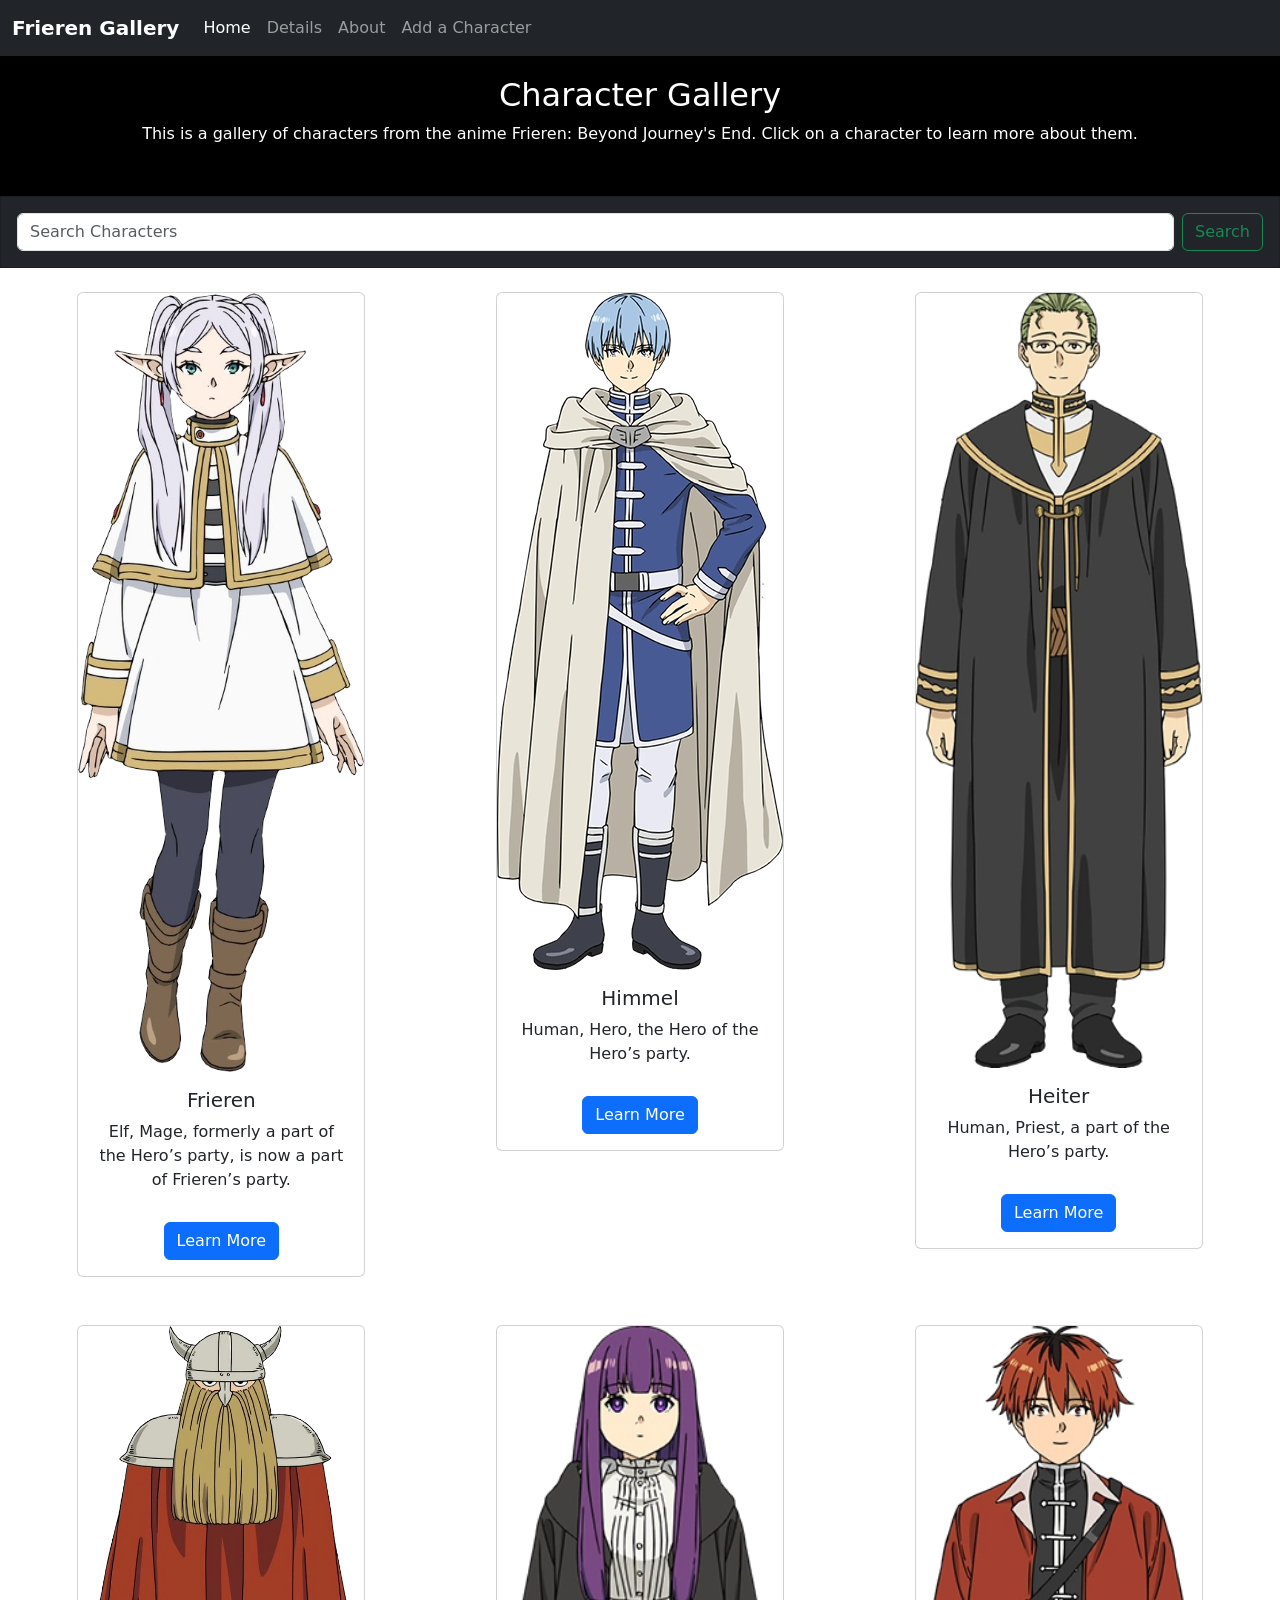
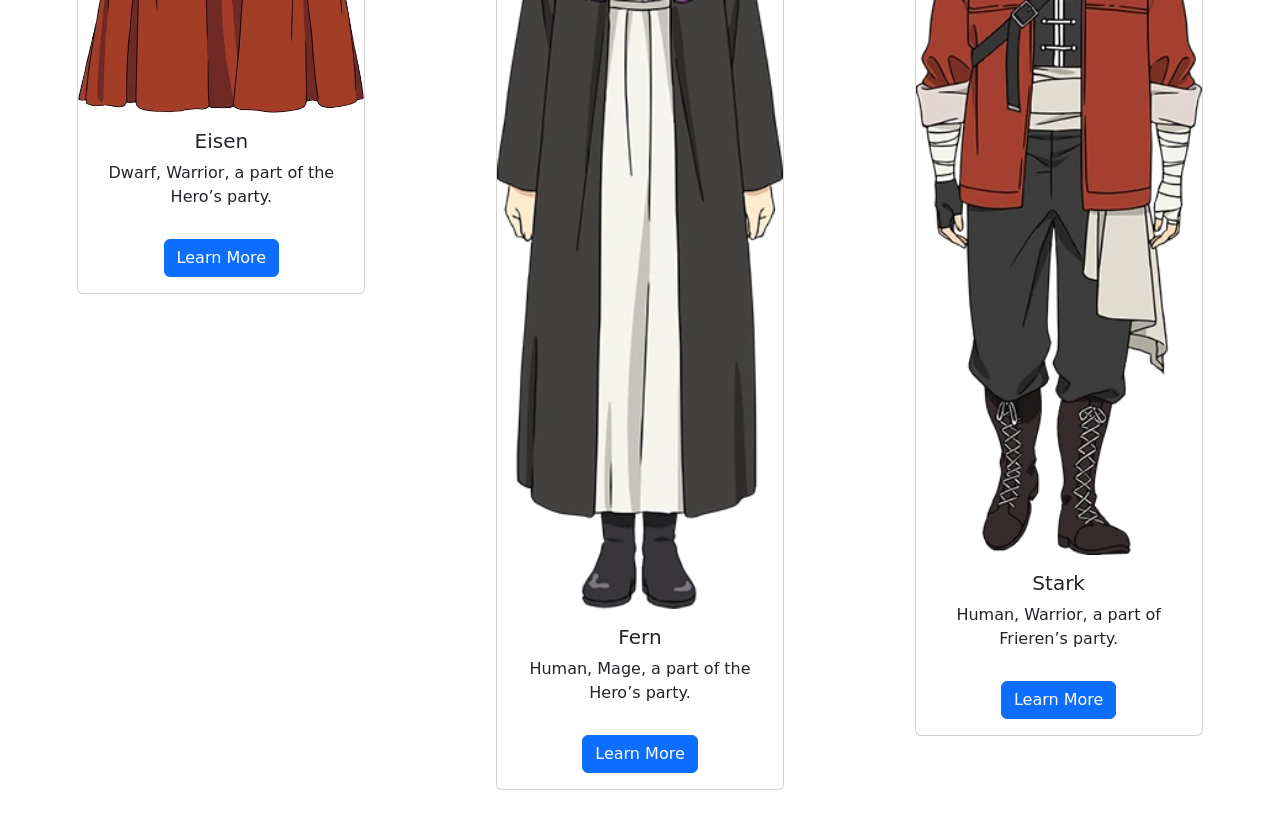
<file: index.html>
<!DOCTYPE html>
<html lang="en">
<head>
    <meta charset="UTF-8">
    <meta name="viewport" content="width=device-width, initial-scale=1.0">
    <title>Frieren: Beyond Journey's End Character Gallery</title>
    <link href="https://cdn.jsdelivr.net/npm/bootstrap@5.3.0/dist/css/bootstrap.min.css" rel="stylesheet">
    <link rel="stylesheet" href="styles.css">
</head>


    <body class="p-0 m-0 d-flex flex-column min-vh-100 w-100">
    <!-- Navigation Bar -->
    <nav class="navbar navbar-expand-lg navbar-dark bg-dark">
        <div class="container-fluid">
            <a class="navbar-brand fw-bold" href="index.html"> Frieren Gallery</a>
            <button class="navbar-toggler" type="button" data-bs-toggle="collapse" data-bs-target="#navbarNav">
                <span class="navbar-toggler-icon"></span>
            </button>
            <div class="collapse navbar-collapse" id="navbarNav">
                <ul class="navbar-nav me-auto">
                    <li class="nav-item"><a class="nav-link active" href="index.html">Home</a></li>
                    <li class="nav-item"><a class="nav-link" href="details.html">Details</a></li>
                    <li class="nav-item"><a class="nav-link" href="about.html">About</a></li>
                    <li class="nav-item"><a class="nav-link" href="new-character-form.html">Add a Character</a></li>
                </ul>
            </div>
        </div>
    </nav>

    <!-- Main Content -->
    <!-- Introduction Text -->    
    <div style="background-color:black;color:white;padding:20px;">
        <h2 class="text-center">Character Gallery</h2>
        <p class="text-center">This is a gallery of characters from the anime Frieren: Beyond Journey's End. Click on a character to learn more about them.
        </p>
    </div>
    <!-- Search Bar -->    
    <div class="card rounded-0 bg-dark mb-4">
        <div class="card-body">
            <form class="d-flex" role="search">
                <input class="form-control me-2" type="search" placeholder="Search Characters" aria-label="Search">
                <button class="btn btn-outline-success" type="submit">Search</button>
            </form>
        </div>
    </div>


    <!-- Character Cards --> 
   <div class="container-fluid px-4 text-center">
        <div class="row justify-content-center align-items-start g-4">
            <div class="col-12 col-md-6 col-lg-4 mb-4 d-flex justify-content-center">
                <div class="card" style="width: 18rem;">
                    <img src="Frieren_anime_profile.webp" class="card-img-top" alt="...">
                    <div class="card-body">
                        <h5 class="card-title">Frieren</h5>
                        <p class="card-text">Elf, Mage, formerly a part of the Hero’s party, is now a part of Frieren’s party.</p>
                        <a href="details.html" class="btn btn-primary">Learn More</a>
                    </div>
                </div>
            </div>
            <div class="col-12 col-md-6 col-lg-4 mb-4 d-flex justify-content-center">
                <div class="card" style="width: 18rem;">
                    <img src="Himmel_anime_profile.webp" class="card-img-top" alt="...">
                    <div class="card-body">
                        <h5 class="card-title">Himmel</h5>
                        <p class="card-text">Human, Hero, the Hero of the Hero’s party.</p>
                        <a href="details.html" class="btn btn-primary">Learn More</a>
                    </div>
                </div>
            </div>
            <div class="col-12 col-md-6 col-lg-4 mb-4 d-flex justify-content-center">
                <div class="card" style="width: 18rem;">
                    <img src="Heiter_anime_profile.webp" class="card-img-top" alt="...">
                    <div class="card-body">
                        <h5 class="card-title">Heiter</h5>
                        <p class="card-text">Human, Priest, a part of the Hero’s party. </p>
                        <a href="details.html" class="btn btn-primary">Learn More</a>
                    </div>
                </div>
            </div>
            <div class="col-12 col-md-6 col-lg-4 mb-4 d-flex justify-content-center">
                <div class="card" style="width: 18rem;">
                    <img src="Eisen_anime_profile.webp" class="card-img-top" alt="...">
                    <div class="card-body">
                        <h5 class="card-title">Eisen</h5>
                        <p class="card-text">Dwarf, Warrior, a part of the Hero’s party. </p>
                        <a href="details.html" class="btn btn-primary">Learn More</a>
                    </div>
                </div>
            </div>
            <div class="col-12 col-md-6 col-lg-4 mb-4 d-flex justify-content-center">
                <div class="card" style="width: 18rem;">
                    <img src="Fern_anime_profile.webp" class="card-img-top" alt="...">
                    <div class="card-body">
                        <h5 class="card-title">Fern</h5>
                        <p class="card-text">Human, Mage, a part of the Hero’s party. </p>
                        <a href="details.html" class="btn btn-primary">Learn More</a>
                    </div>
                </div>
            </div>
            <div class="col-12 col-md-6 col-lg-4 mb-4 d-flex justify-content-center">
                <div class="card" style="width: 18rem;">
                    <img src="Stark_anime_profile.webp" class="card-img-top" alt="...">
                    <div class="card-body">
                        <h5 class="card-title">Stark</h5>
                        <p class="card-text">Human, Warrior, a part of Frieren’s party.</p>
                        <a href="details.html" class="btn btn-primary">Learn More</a>
                    </div>
                </div>
            </div>
        </div>
    </div>
</body>
</html>
</file>
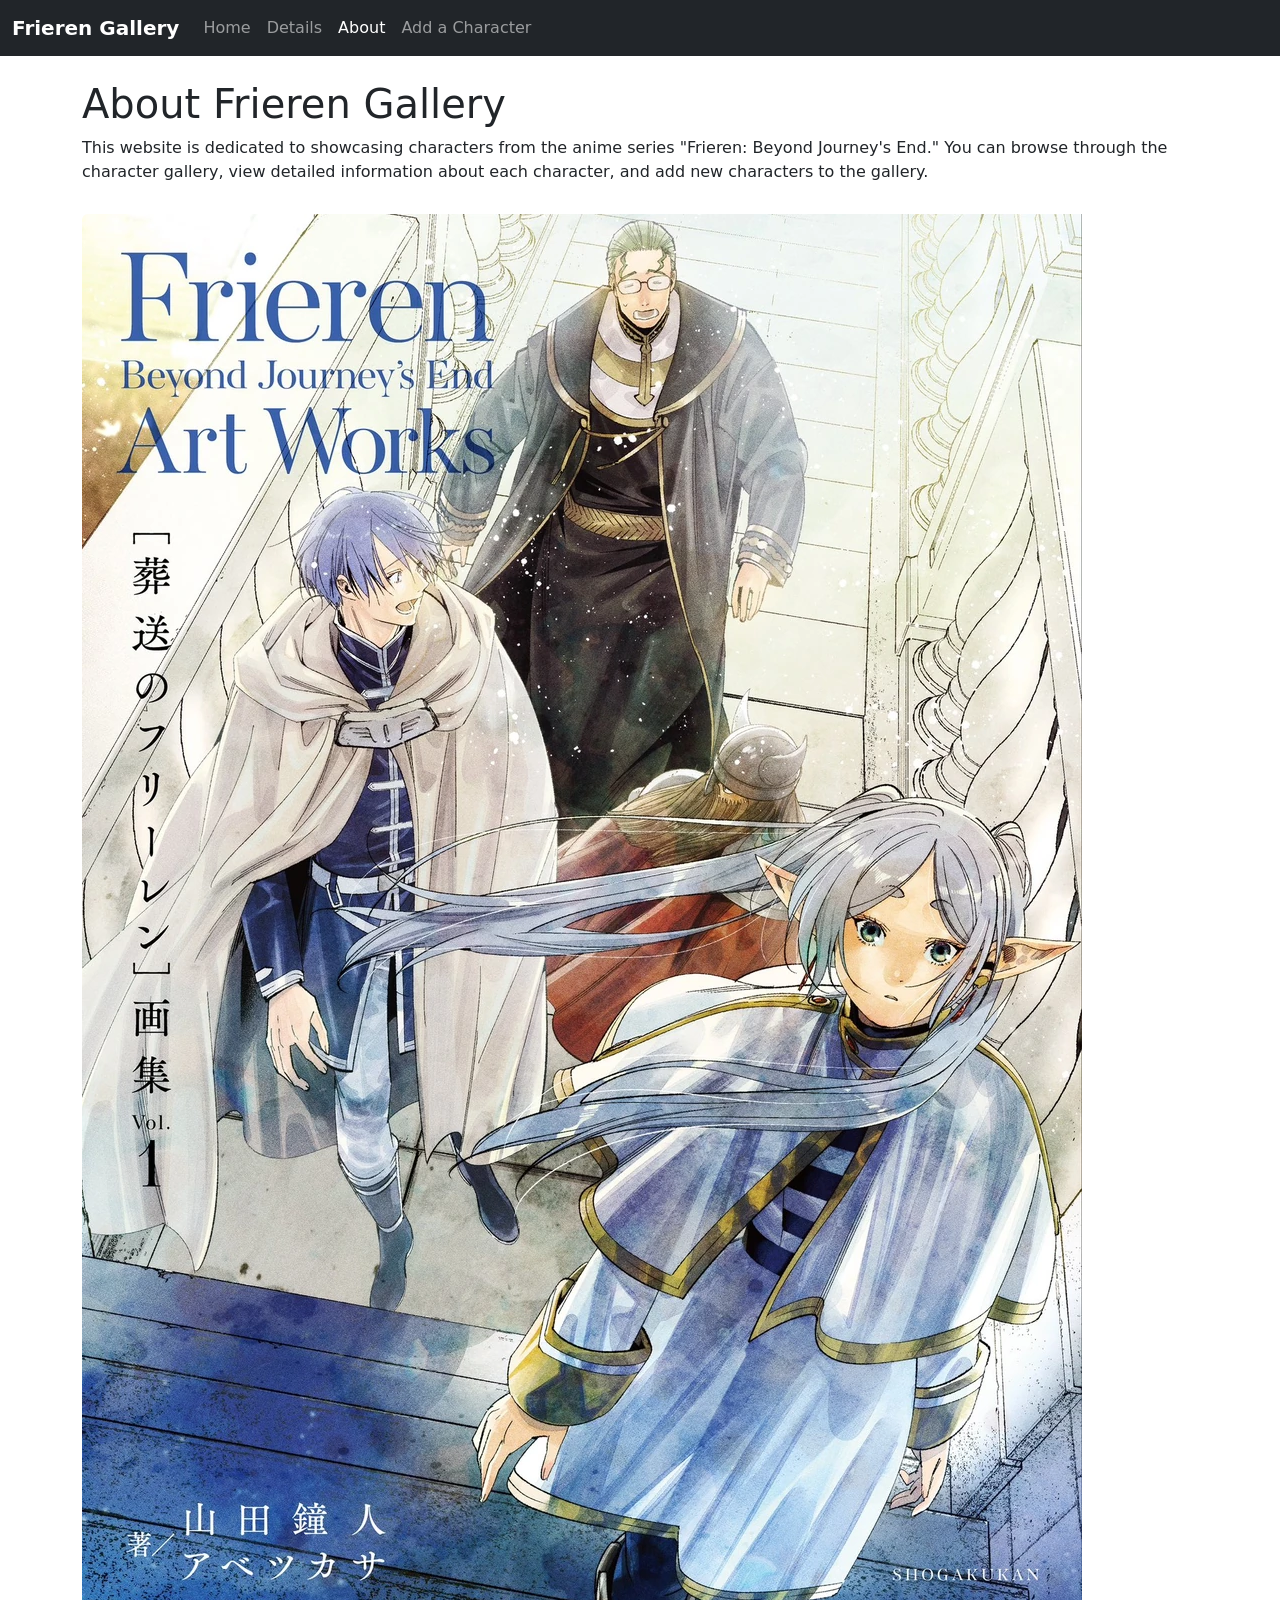
<file: about.html>
<!DOCTYPE html>
<html lang="en">
<head>
    <meta charset="UTF-8">
    <meta name="viewport" content="width=device-width, initial-scale=1.0">
    <title>About Frieren Gallery</title>
    <link href="https://cdn.jsdelivr.net/npm/bootstrap@5.3.0/dist/css/bootstrap.min.css" rel="stylesheet">
    <link rel="stylesheet" href="styles.css">
</head>
<body>
    <!-- Navigation Bar -->
    <nav class="navbar navbar-expand-lg navbar-dark bg-dark">
        <div class="container-fluid">
            <a class="navbar-brand fw-bold" href="index.html"> Frieren Gallery</a>
            <button class="navbar-toggler" type="button" data-bs-toggle="collapse" data-bs-target="#navbarNav">
                <span class="navbar-toggler-icon"></span>
            </button>
            <div class="collapse navbar-collapse" id="navbarNav">
                <ul class="navbar-nav me-auto">
                    <li class="nav-item"><a class="nav-link" href="index.html">Home</a></li>
                    <li class="nav-item"><a class="nav-link" href="details.html">Details</a></li>
                    <li class="nav-item"><a class="nav-link active" href="about.html">About</a></li>
                    <li class="nav-item"><a class="nav-link" href="new-character-form.html">Add a Character</a></li>
                </ul>
            </div>
        </div>
    </nav>

    <!-- Main Content -->
    <div class="container mt-4">
        <h1>About Frieren Gallery</h1>
        <p>This website is dedicated to showcasing characters from the anime series "Frieren: Beyond Journey's End." You can browse through the character gallery, view detailed information about each character, and add new characters to the gallery.</p>
        <img src="Art_Works_Volume_1.webp" class="img-fluid rounded-start" alt="...">
            
    </div>
</body>
</html>
</file>
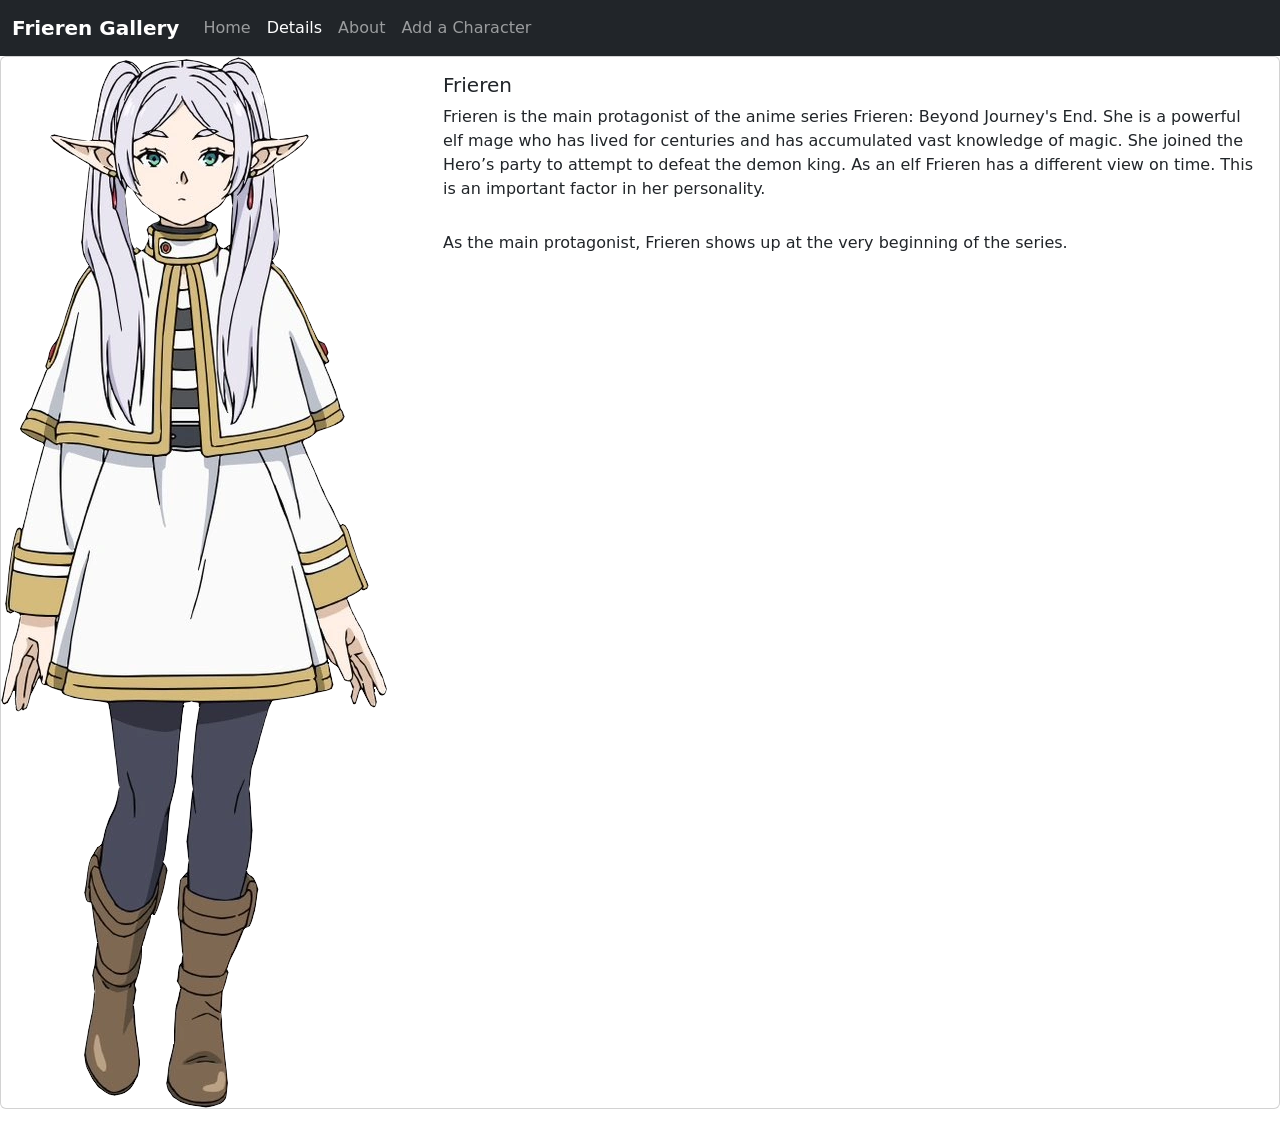
<file: details.html>
<!DOCTYPE html>
<html lang="en">
<head>
    <meta charset="UTF-8">
    <meta name="viewport" content="width=device-width, initial-scale=1.0">
    <title>Character Details - Frieren Gallery</title>
    <link href="https://cdn.jsdelivr.net/npm/bootstrap@5.3.0/dist/css/bootstrap.min.css" rel="stylesheet">
    <link rel="stylesheet" href="styles.css">
</head>

<body>
        <!-- Navigation Bar -->
    <nav class="navbar navbar-expand-lg navbar-dark bg-dark">
        <div class="container-fluid">
            <a class="navbar-brand fw-bold" href="index.html"> Frieren Gallery</a>
            <button class="navbar-toggler" type="button" data-bs-toggle="collapse" data-bs-target="#navbarNav">
                <span class="navbar-toggler-icon"></span>
            </button>
            <div class="collapse navbar-collapse" id="navbarNav">
                <ul class="navbar-nav me-auto">
                    <li class="nav-item"><a class="nav-link" href="index.html">Home</a></li>
                    <li class="nav-item"><a class="nav-link active" href="details.html">Details</a></li>
                    <li class="nav-item"><a class="nav-link" href="about.html">About</a></li>
                    <li class="nav-item"><a class="nav-link" href="new-character-form.html">Add a Character</a></li>
                </ul>
            </div>
        </div>
    </nav>

    <!-- Main Content -->
    <!-- Indepth Character Card --> 
    <div class="card mb-3">
        <div class="row g-0">
            <div class="col-md-4">
                <img src="Frieren_anime_profile.webp" class="img-fluid rounded-start" alt="...">
            </div>
            <div class="col-md-8">
                <div class="card-body">
                    <h5 class="card-title">Frieren</h5>
                    <p class="card-text">Frieren is the main protagonist of the anime series Frieren: Beyond Journey's End.
                                         She is a powerful elf mage who has lived for centuries and has accumulated vast knowledge of magic.
                                         She joined the Hero’s party to attempt to defeat the demon king. 
                                         As an elf Frieren has a different view on time. 
                                         This is an important factor in her personality.  </p>
                    <p class="card-text">As the main protagonist, Frieren shows up at the very beginning of the series. </p>
                </div>
            </div>
        </div>
    </div>


</body>
</html>
</file>
<file: styles.css>
/* styles.css */
/*body {
    background-color: #f8f9fa;
} */

p {
    margin-bottom: 30px;
}
</file>
